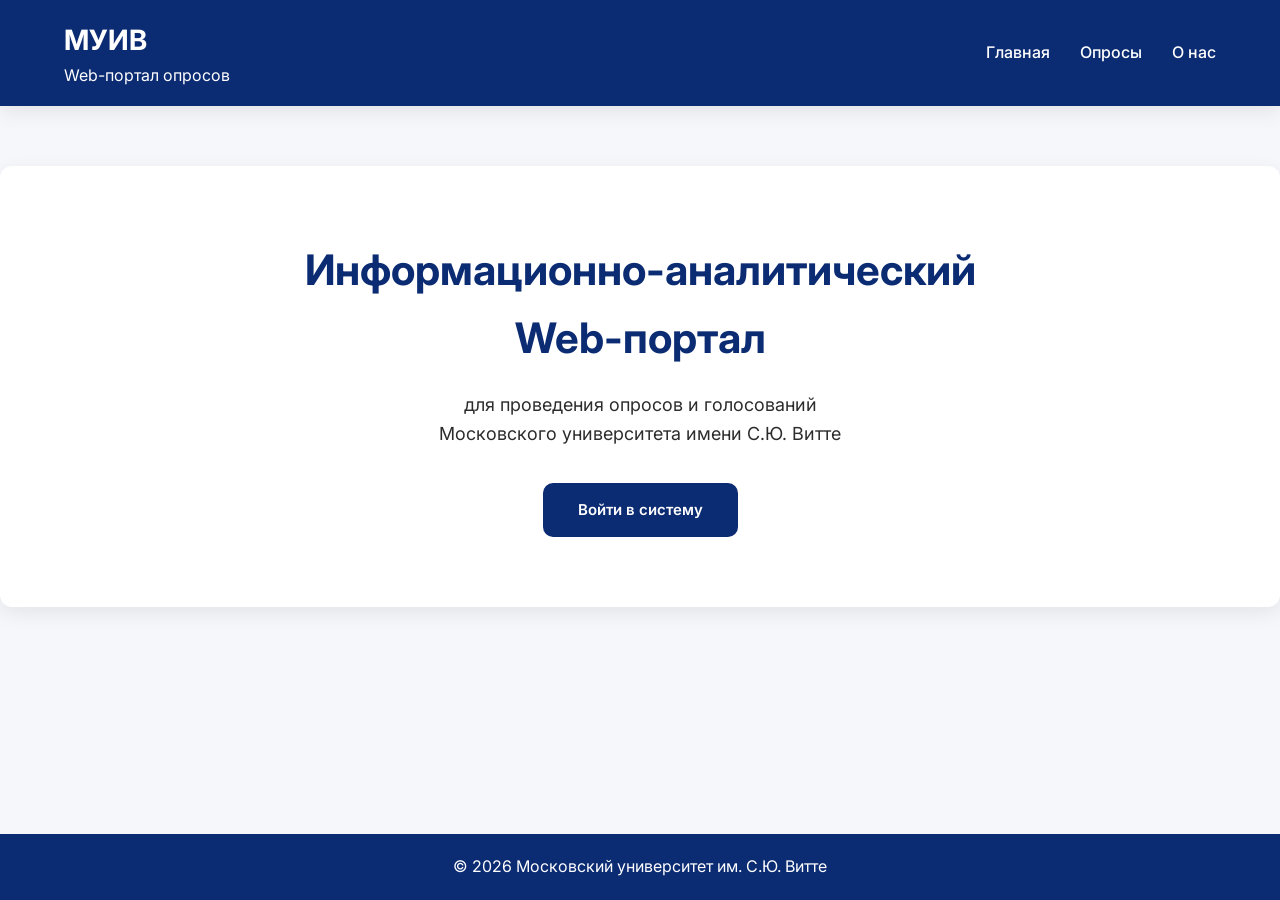
<file: index.html>
<!DOCTYPE html>
<html lang="ru">

<head>

    <meta charset="UTF-8">

    <meta name="viewport" content="width=device-width, initial-scale=1.0">

    <title>Web-портал опросов</title>

    <link rel="preconnect" href="https://fonts.googleapis.com">

    <link rel="preconnect" href="https://fonts.gstatic.com" crossorigin>

    <link href="https://fonts.googleapis.com/css2?family=Inter:wght@300;400;500;600;700&display=swap" rel="stylesheet">

    <link rel="stylesheet" href="css/style.css">

</head>

<body>

<header>

    <div class="container">

        <div class="logo">
            <a href="index.html">
                <span>МУИВ</span>
                <small>Web-портал опросов</small>
    </a>
</div>

        <nav>

            <ul class="menu">

                <li><a href="index.html">Главная</a></li>

                <li><a href="polls.html">Опросы</a></li>

                <li><a href="about.html">О нас</a></li>


            </ul>

        </nav>

    </div>

</header>

<main>

<section class="hero">

    <div class="container">

        <h1>

            Информационно-аналитический<br>

            Web-портал

        </h1>

        <p>

            для проведения опросов и голосований<br>

            Московского университета имени С.Ю. Витте

        </p>

        <a href="login.html" class="btn">Войти в систему</a>


    </div>

</section>

</main>

<footer>

    © 2026 Московский университет им. С.Ю. Витте

</footer>

</body>

</html>
</file>
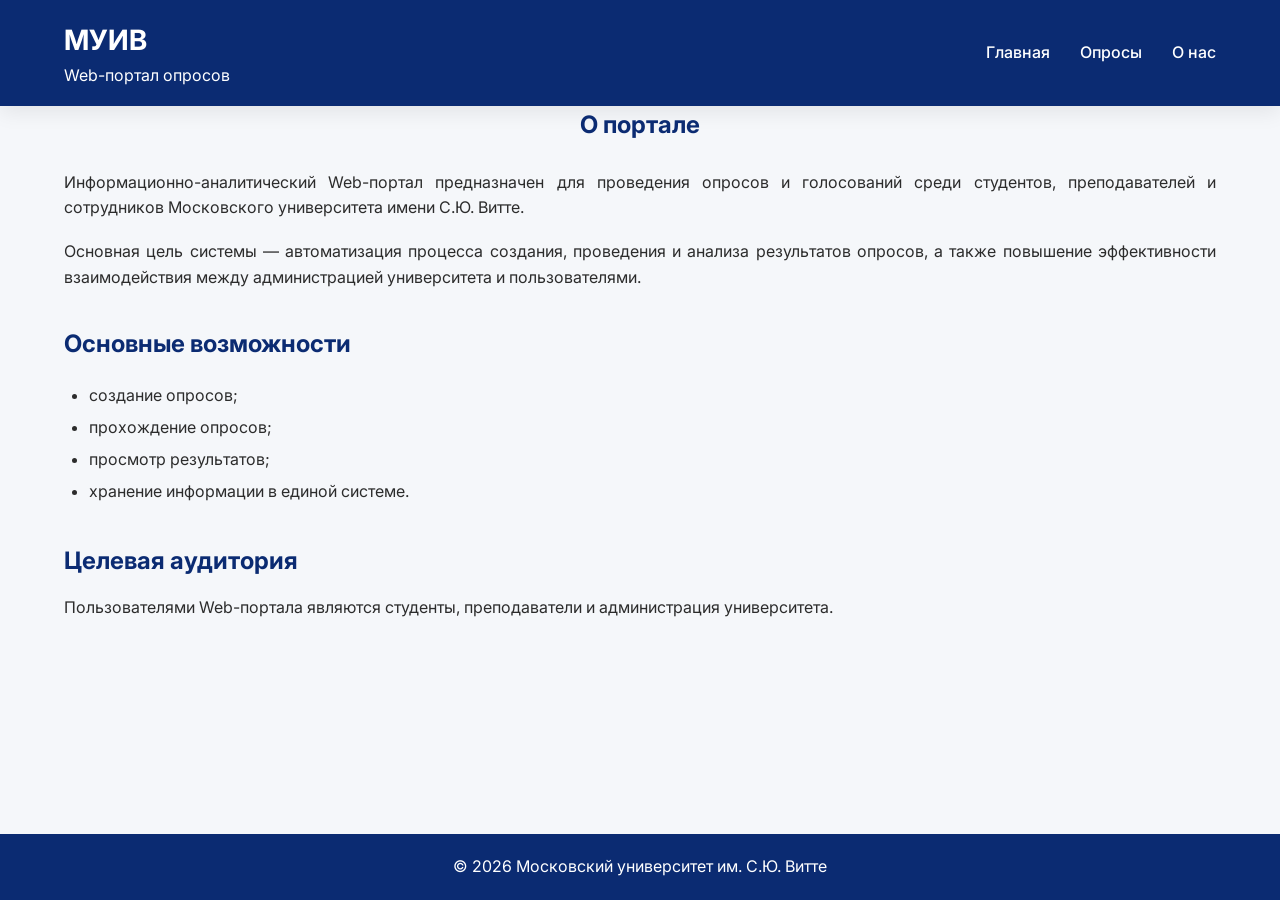
<file: about.html>
<!DOCTYPE html>
<html lang="ru">

<head>

    <meta charset="UTF-8">

    <meta name="viewport" content="width=device-width, initial-scale=1.0">

    <title>О системе</title>

    <link rel="preconnect" href="https://fonts.googleapis.com">

    <link rel="preconnect" href="https://fonts.gstatic.com" crossorigin>

    <link href="https://fonts.googleapis.com/css2?family=Inter:wght@300;400;500;600;700&display=swap" rel="stylesheet">

    <link rel="stylesheet" href="css/style.css">

</head>

<body>

<header>

    <div class="container">

        <div class="logo">

            <a href="index.html">

                <span>МУИВ</span>

                <small>Web-портал опросов</small>

            </a>

        </div>

        <nav>

            <ul class="menu">

                <li><a href="index.html">Главная</a></li>

                <li><a href="polls.html">Опросы</a></li>

                <li><a href="about.html">О нас</a></li>

            </ul>

        </nav>

    </div>

</header>

<main>

<section class="about">

    <div class="container">

        <h1>О портале</h1>

        <p>
            Информационно-аналитический Web-портал предназначен для
            проведения опросов и голосований среди студентов,
            преподавателей и сотрудников Московского университета
            имени С.Ю. Витте.
        </p>

        <p>
            Основная цель системы — автоматизация процесса создания,
            проведения и анализа результатов опросов, а также
            повышение эффективности взаимодействия между
            администрацией университета и пользователями.
        </p>

        <h2>Основные возможности</h2>

        <ul>

            <li>создание опросов;</li>

            <li>прохождение опросов;</li>

            <li>просмотр результатов;</li>

            <li>хранение информации в единой системе.</li>

        </ul>

        <h2>Целевая аудитория</h2>

        <p>

            Пользователями Web-портала являются студенты,
            преподаватели и администрация университета.

        </p>

    </div>

</section>

</main>

<footer>

    © 2026 Московский университет им. С.Ю. Витте

</footer>

</body>

</html>
</file>
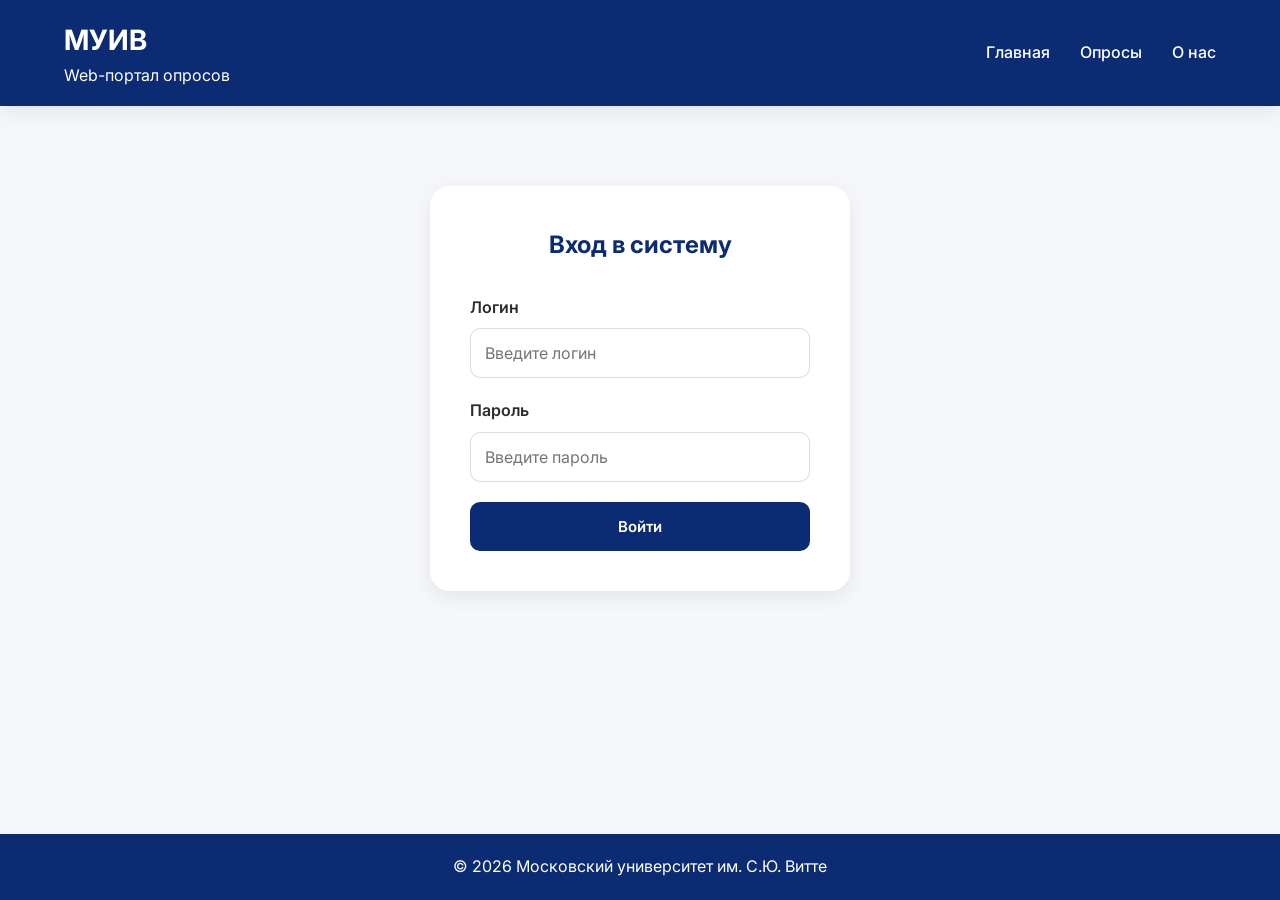
<file: login.html>
<!DOCTYPE html>
<html lang="ru">

<head>

    <meta charset="UTF-8">
    <meta name="viewport" content="width=device-width, initial-scale=1.0">

    <title>Вход в систему</title>

    <link rel="preconnect" href="https://fonts.googleapis.com">
    <link rel="preconnect" href="https://fonts.gstatic.com" crossorigin>

    <link href="https://fonts.googleapis.com/css2?family=Inter:wght@300;400;500;600;700&display=swap" rel="stylesheet">

    <link rel="stylesheet" href="css/style.css">

</head>

<body>

<header>

    <div class="container">

        <div class="logo">

            <a href="index.html">
                <span>МУИВ</span>
                <small>Web-портал опросов</small>
            </a>

        </div>

        <nav>

            <ul class="menu">

                <li><a href="index.html">Главная</a></li>
                <li><a href="polls.html">Опросы</a></li>
                <li><a href="about.html">О нас</a></li>

            </ul>

        </nav>

    </div>

</header>

<main>

<div class="login-box">

    <h2>Вход в систему</h2>

    <form>

        <label>Логин</label>

        <input type="text" placeholder="Введите логин">

        <label>Пароль</label>

        <input type="password" placeholder="Введите пароль">

        <button class="btn" type="submit">

            Войти

        </button>

    </form>

</div>

</main>

<footer>

© 2026 Московский университет им. С.Ю. Витте

</footer>

</body>

</html>
</file>
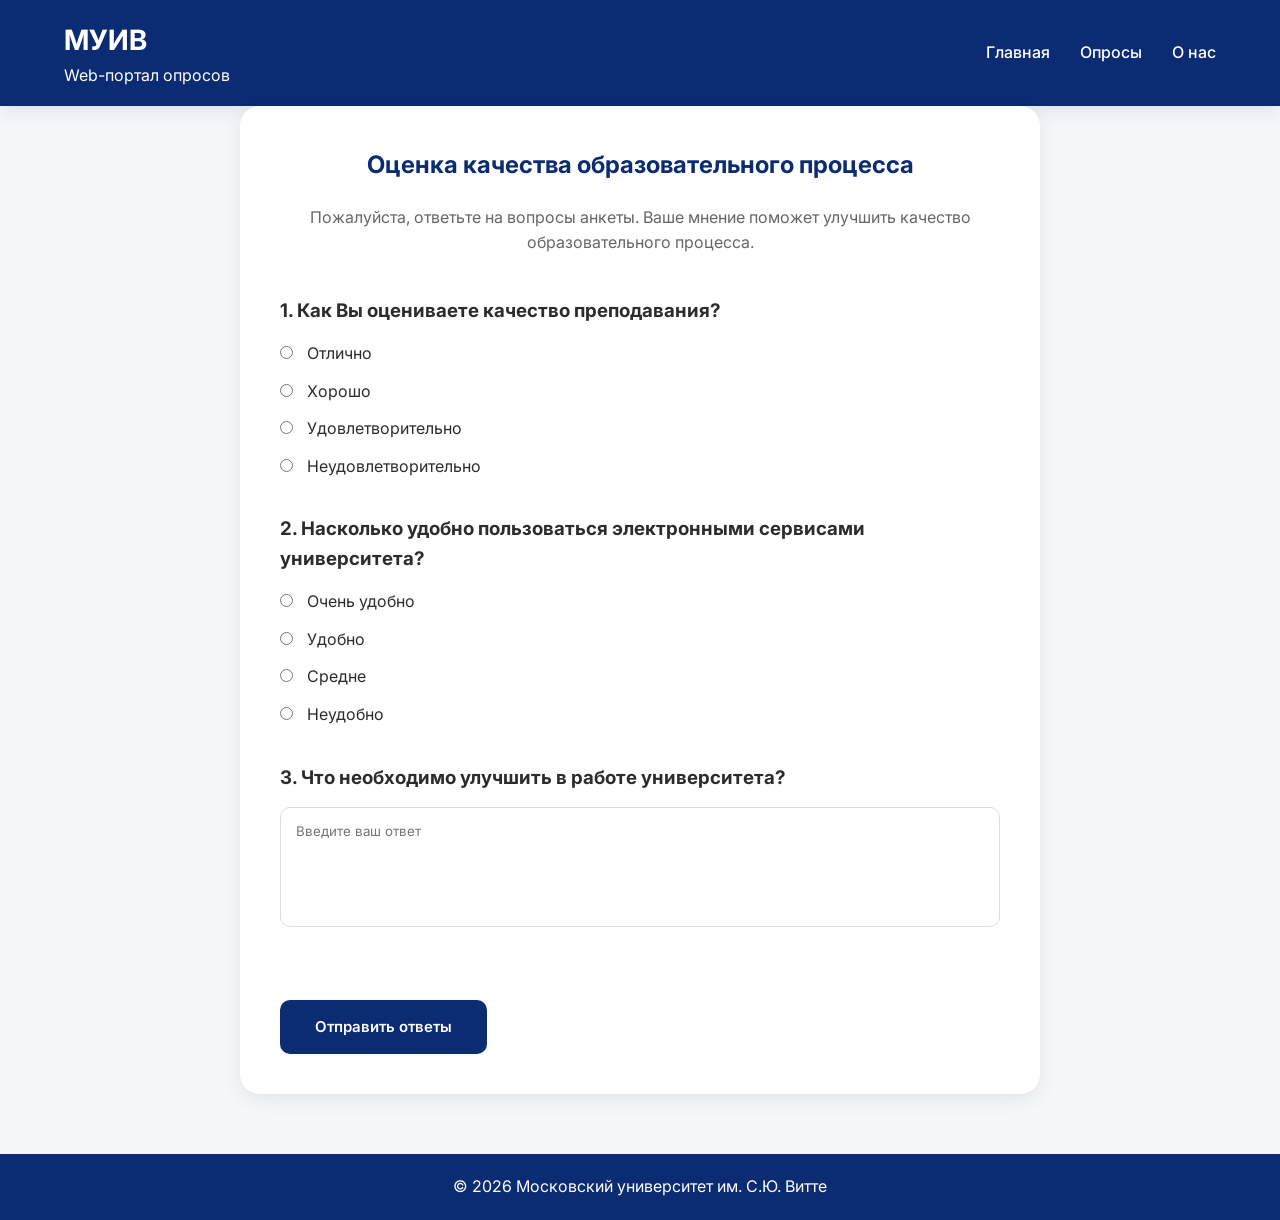
<file: poll.html>
<!DOCTYPE html>
<html lang="ru">

<head>

<meta charset="UTF-8">
<meta name="viewport" content="width=device-width, initial-scale=1.0">

<title>Прохождение опроса</title>

<link rel="preconnect" href="https://fonts.googleapis.com">
<link rel="preconnect" href="https://fonts.gstatic.com" crossorigin>

<link href="https://fonts.googleapis.com/css2?family=Inter:wght@300;400;500;600;700&display=swap" rel="stylesheet">

<link rel="stylesheet" href="css/style.css">

</head>


<body>


<header>

<div class="container">

<div class="logo">

<a href="index.html">

<span>МУИВ</span>

<small>Web-портал опросов</small>

</a>

</div>


<nav>

<ul class="menu">

<li><a href="index.html">Главная</a></li>

<li><a href="polls.html">Опросы</a></li>

<li><a href="about.html">О нас</a></li>

</ul>

</nav>

</div>

</header>



<main>


<section class="poll-page">


<div class="container">


<div class="poll-box">


<h1>
Оценка качества образовательного процесса
</h1>


<p class="poll-description">

Пожалуйста, ответьте на вопросы анкеты.
Ваше мнение поможет улучшить качество образовательного процесса.

</p>



<form>



<div class="question">

<h3>
1. Как Вы оцениваете качество преподавания?
</h3>


<label>
<input type="radio" name="q1">
Отлично
</label>


<label>
<input type="radio" name="q1">
Хорошо
</label>


<label>
<input type="radio" name="q1">
Удовлетворительно
</label>


<label>
<input type="radio" name="q1">
Неудовлетворительно
</label>


</div>




<div class="question">

<h3>
2. Насколько удобно пользоваться электронными сервисами университета?
</h3>


<label>
<input type="radio" name="q2">
Очень удобно
</label>


<label>
<input type="radio" name="q2">
Удобно
</label>


<label>
<input type="radio" name="q2">
Средне
</label>


<label>
<input type="radio" name="q2">
Неудобно
</label>


</div>





<div class="question">


<h3>
3. Что необходимо улучшить в работе университета?
</h3>


<textarea placeholder="Введите ваш ответ"></textarea>


</div>



<a href="thank-you-poll.html" class="btn">
    
    Отправить ответы

</a>



</form>


</div>


</div>


</section>



</main>



<footer>

© 2026 Московский университет им. С.Ю. Витте

</footer>



</body>

</html>
</file>
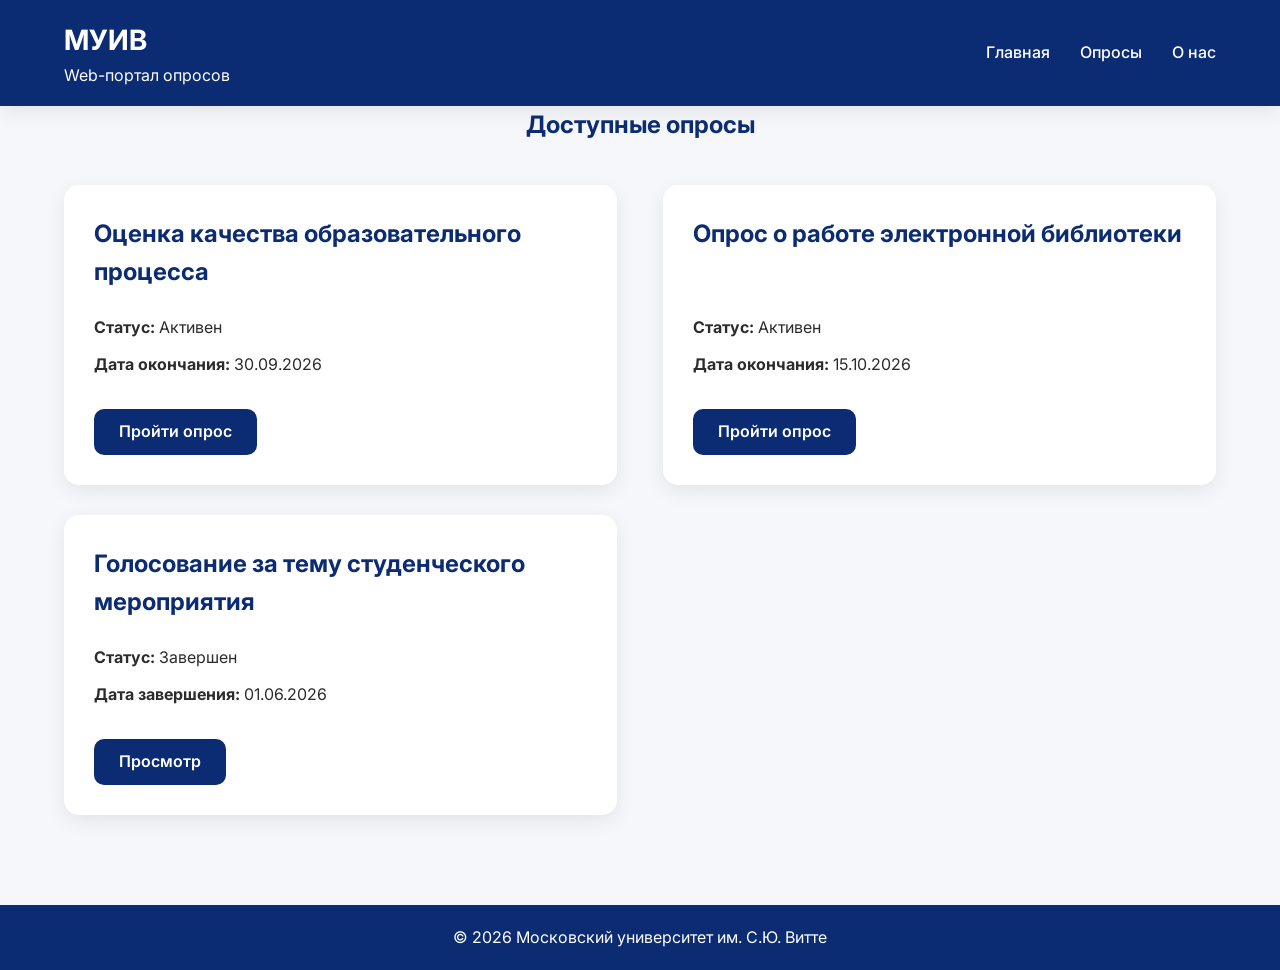
<file: polls.html>
<!DOCTYPE html>
<html lang="ru">

<head>

    <meta charset="UTF-8">

    <meta name="viewport" content="width=device-width, initial-scale=1.0">

    <title>Опросы</title>

    <link rel="preconnect" href="https://fonts.googleapis.com">

    <link rel="preconnect" href="https://fonts.gstatic.com" crossorigin>

    <link href="https://fonts.googleapis.com/css2?family=Inter:wght@300;400;500;600;700&display=swap" rel="stylesheet">

    <link rel="stylesheet" href="css/style.css">

</head>

<body>

<header>

    <div class="container">

        <div class="logo">

            <a href="index.html">

                <span>МУИВ</span>

                <small>Web-портал опросов</small>

            </a>

        </div>

        <nav>

            <ul class="menu">

                <li><a href="index.html">Главная</a></li>

                <li><a href="polls.html">Опросы</a></li>

                <li><a href="about.html">О нас</a></li>

            </ul>

        </nav>

    </div>

</header>

<main>

<section class="polls-page">

<div class="container">

<h1>Доступные опросы</h1>

<div class="polls">

<div class="poll-card">

<h2>Оценка качества образовательного процесса</h2>

<p><strong>Статус:</strong> Активен</p>

<p><strong>Дата окончания:</strong> 30.09.2026</p>

<a href="poll.html" class="btn">Пройти опрос</a>

</div>

<div class="poll-card">

<h2>Опрос о работе электронной библиотеки</h2>

<p><strong>Статус:</strong> Активен</p>

<p><strong>Дата окончания:</strong> 15.10.2026</p>

<a href="#" class="btn">Пройти опрос</a>

</div>

<div class="poll-card">

<h2>Голосование за тему студенческого мероприятия</h2>

<p><strong>Статус:</strong> Завершен</p>

<p><strong>Дата завершения:</strong> 01.06.2026</p>

<a href="#" class="btn">Просмотр</a>

</div>

</div>

</div>

</section>

</main>

<footer>

© 2026 Московский университет им. С.Ю. Витте

</footer>

</body>

</html>
</file>
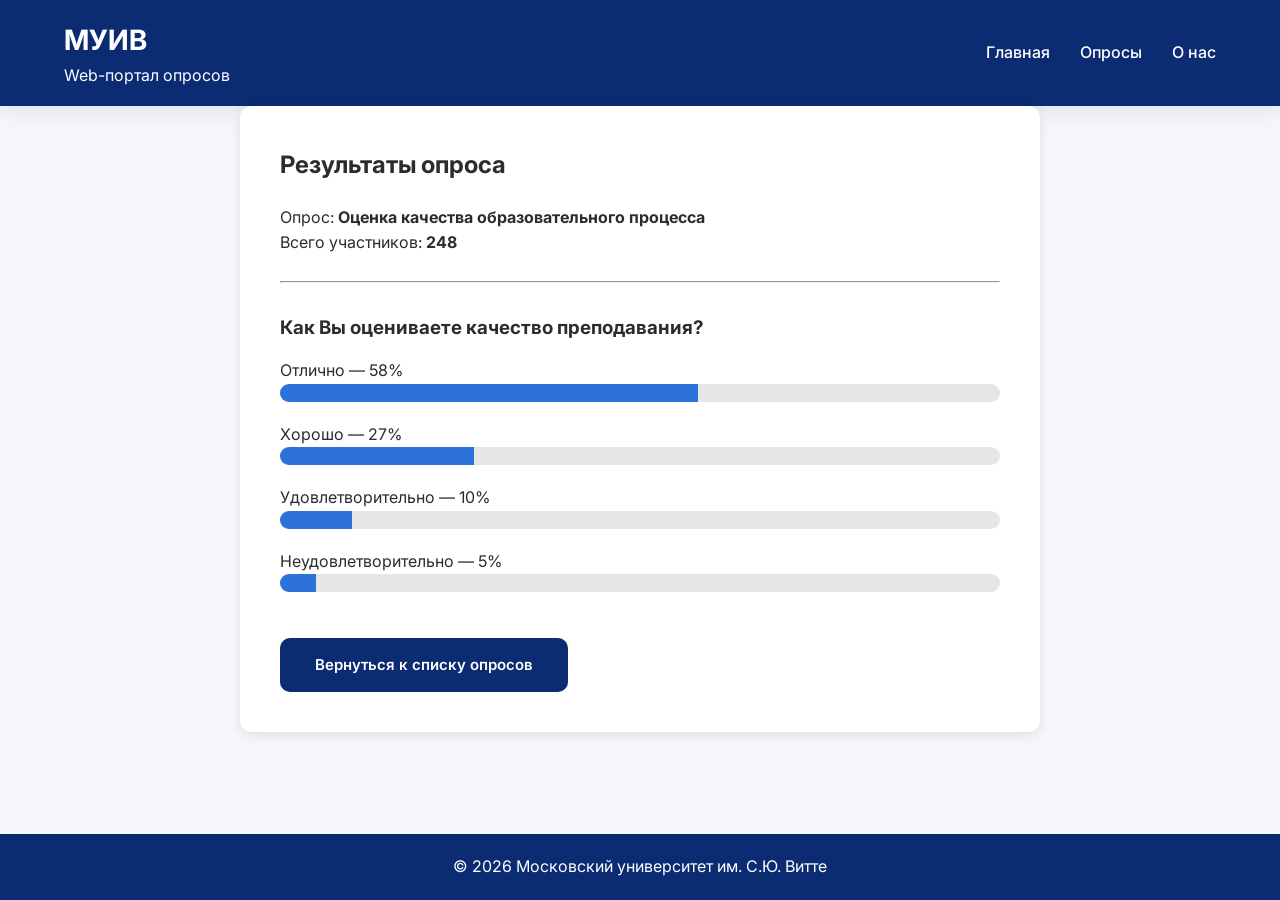
<file: results.html>
<!DOCTYPE html>
<html lang="ru">

<head>

    <meta charset="UTF-8">

    <meta name="viewport" content="width=device-width, initial-scale=1.0">

    <title>Результаты опроса</title>

    <link rel="preconnect" href="https://fonts.googleapis.com">

    <link rel="preconnect" href="https://fonts.gstatic.com" crossorigin>

    <link href="https://fonts.googleapis.com/css2?family=Inter:wght@300;400;500;600;700&display=swap" rel="stylesheet">

    <link rel="stylesheet" href="css/style.css">

</head>

<body>

<header>

    <div class="container">

        <div class="logo">

            <a href="index.html">

                <span>МУИВ</span>

                <small>Web-портал опросов</small>

            </a>

        </div>

        <nav>

            <ul class="menu">

                <li><a href="index.html">Главная</a></li>

                <li><a href="polls.html">Опросы</a></li>

                <li><a href="about.html">О нас</a></li>

            </ul>

        </nav>

    </div>

</header>

<main>

<section class="results-page">

<div class="container">

<div class="results-card">

<h1>Результаты опроса</h1>

<p>

Опрос: <strong>Оценка качества образовательного процесса</strong>

</p>

<p>

Всего участников: <strong>248</strong>

</p>

<hr>

<h3>Как Вы оцениваете качество преподавания?</h3>

<p>Отлично — 58%</p>

<div class="progress">

<div class="progress-fill" style="width:58%;"></div>

</div>

<p>Хорошо — 27%</p>

<div class="progress">

<div class="progress-fill" style="width:27%;"></div>

</div>

<p>Удовлетворительно — 10%</p>

<div class="progress">

<div class="progress-fill" style="width:10%;"></div>

</div>

<p>Неудовлетворительно — 5%</p>

<div class="progress">

<div class="progress-fill" style="width:5%;"></div>

</div>

<br>

<a href="polls.html" class="btn">

Вернуться к списку опросов

</a>

</div>

</div>

</section>

</main>

<footer>

© 2026 Московский университет им. С.Ю. Витте

</footer>

</body>

</html>
</file>
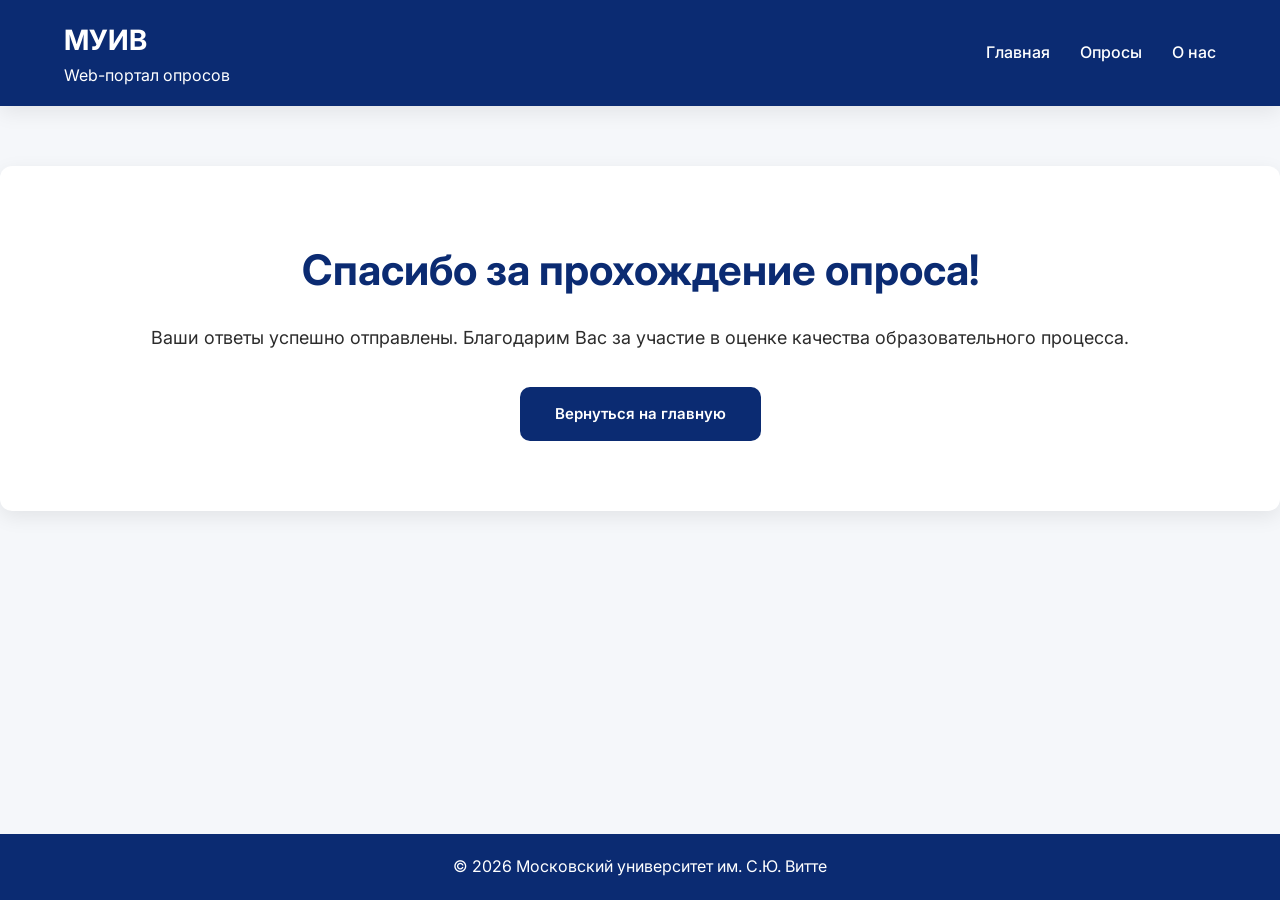
<file: thank-you-poll.html>
<!DOCTYPE html>
<html lang="ru">

<head>

<meta charset="UTF-8">
<meta name="viewport" content="width=device-width, initial-scale=1.0">

<title>Спасибо за прохождение</title>

<link rel="preconnect" href="https://fonts.googleapis.com">
<link rel="preconnect" href="https://fonts.gstatic.com" crossorigin>

<link href="https://fonts.googleapis.com/css2?family=Inter:wght@300;400;500;600;700&display=swap" rel="stylesheet">

<link rel="stylesheet" href="css/style.css">

</head>


<body>


<header>

<div class="container">

<div class="logo">

<a href="index.html">

<span>МУИВ</span>

<small>Web-портал опросов</small>

</a>

</div>


<nav>

<ul class="menu">

<li><a href="index.html">Главная</a></li>

<li><a href="polls.html">Опросы</a></li>

<li><a href="about.html">О нас</a></li>

</ul>

</nav>

</div>

</header>



<main>


<section class="hero">


<div class="container">



<h1>
Спасибо за прохождение опроса!
</h1>


<p class="poll-description">

Ваши ответы успешно отправлены.

Благодарим Вас за участие в оценке качества образовательного процесса.

</p>


<a href="index.html" class="btn">
Вернуться на главную
</a>


</div>



</section>


</main>



<footer>

© 2026 Московский университет им. С.Ю. Витте

</footer>



</body>

</html>
</file>
<file: css/style.css>
* {
    margin: 0;
    padding: 0;
    box-sizing: border-box;
}

:root{
   
    --primary:#0b2b72;      
    --primary-dark:#16235A;
    --secondary:#8B1E3F;    
    --secondary-dark:#6F1732;
    --background:#F5F7FA;
    --white:#FFFFFF;
    --text:#2C2C2C;
    --border:#D8DCE5;

    --radius:12px;
    --shadow:0 6px 20px rgba(0,0,0,.08);

    --transition:.25s;
}

body{

    font-family: 'Inter', sans-serif;

    background:var(--background);

    color:var(--text);

    line-height:1.6;
}

.container{

    width:90%;
    
    max-width:1200px;

    margin:auto;


}

header{

    background:var(--primary);

    color:white;

    padding:18px 0;

    box-shadow:var(--shadow);
}

header .container{

    display:flex;

    justify-content:space-between;

    align-items:center;
}

.logo{

    font-size:24px;

    font-weight:700;
}

.logo a{

    display:flex;

    flex-direction:column;

    text-decoration:none;

    color:white;
}

.logo span{

    font-size:28px;

    color:white;
}

.logo small{

    font-size:16px;

    font-weight:400;

    color:white;
}

nav ul{

    display:flex;

    list-style:none;

    gap:30px;
}

nav a{

    color:white;

    text-decoration:none;

    transition:var(--transition);

    font-weight:500;
}

nav a:hover{

    color:#dbeafe;
}

.hero{

    margin-top:60px;

    background:white;

    border-radius:var(--radius);

    box-shadow:var(--shadow);

    padding:70px;

    text-align:center;
}

.hero h1{

    font-size:42px;

    color:var(--primary);

    margin-bottom:20px;
}

.hero p{

    font-size:18px;

    color:var(--text-light);

    margin-bottom:35px;
}

.btn{

    display:inline-block;

    background:var(--primary);

    color:white;

    padding:15px 35px;

    border-radius:10px;

    text-decoration:none;

    transition:var(--transition);

    font-weight:600;

    border:none;

    font-family:'Inter', sans-serif;

    font-size:15px;

    cursor:pointer;

}

.btn:hover{

    background:var(--primary-dark);

    transform:translateY(-2px);
}

html{

    height:100%;
}

body{

    min-height:100%;

    display:flex;

    flex-direction:column;
}

main{

    flex:1;
}

footer{

    background:var(--primary);

    color:white;

    text-align:center;

    padding:20px;

    margin-top:60px;
}

.login-box{

    max-width:420px;

    margin:80px auto;

    background:white;

    padding:40px;

    border-radius:20px;

    box-shadow:var(--shadow);
}

.login-box h2{

    text-align:center;

    margin-bottom:30px;

    color:var(--primary);
}

.login-box form{

    display:flex;

    flex-direction:column;
}

.login-box label{

    margin-bottom:8px;

    font-weight:600;
}

.login-box input{

    margin-bottom:20px;

    padding:14px;

    border:1px solid var(--border);

    border-radius:10px;

    font-size:16px;

    font-family:'Inter', sans-serif;
}

.login-box input:focus{

    outline:none;

    border-color:var(--primary);
}

.login-box .btn{

    width:100%;

    border:none;

    cursor:pointer;
}

#pools

.polls-page{

    margin:60px 0;

}

.polls-page h1{

    text-align:center;

    color:var(--primary);

    margin-bottom:40px;

}

.polls{

    display:flex;

    justify-content:space-between;

    flex-wrap:wrap;

}

.poll-card{

    width:48%;

    background:white;

    padding:30px;

    margin-bottom:30px;

    border-radius:15px;

    box-shadow:var(--shadow);

    transition:0.3s;

    display:flex;

    flex-direction:column;

    min-height:300px;

}

.poll-card h2{

    color:var(--primary);

    margin-bottom:20px;

    min-height:80px;

}

.poll-card p{

    margin-bottom:12px;

    min-height:25px;

}

.poll-card .btn{

    margin-top:auto;

    align-self:flex-start;

    padding: 10px 25px;

    font-size: 16px;



}

.poll-card:hover{

    transform:translateY(-5px);

    box-shadow:0 12px 30px rgba(0,0,0,0.15);

}

#about

.about{

    max-width:1000px;

    margin:60px auto;

    background:white;

    padding:50px;

    border-radius:20px;

    box-shadow:var(--shadow);
}

.about h1{

    color:var(--primary);

    margin-bottom:25px;

    text-align:center;
}

.about h2{

    color:var(--primary);

    margin-top:35px;

    margin-bottom:15px;
}

.about p{

    margin-bottom:18px;

    text-align:justify;
}

.about ul{

    margin-left:25px;

    line-height:2;
}

#poll

.poll-page{

    padding:60px 0;

}


.poll-box{

    max-width:800px;

    margin:auto;

    background:white;

    padding:40px;

    border-radius:20px;

    box-shadow:var(--shadow);

}



.poll-box h1{

    text-align:center;

    color:var(--primary);

    margin-bottom:20px;

}



.poll-description{

    text-align:center;

    margin-bottom:40px;

    color:#666;

}



.question{

    margin-bottom:35px;

}



.question h3{

    margin-bottom:15px;

}



.question label{

    display:block;

    margin-bottom:12px;

    font-size:16px;

    cursor:pointer;

}



.question input{

    margin-right:10px;

}



.question textarea{


    width:100%;

    height:120px;

    padding:15px;

    border-radius:10px;

    border:1px solid #ddd;

    font-family:'Inter', sans-serif;

    resize:none;


}



.poll-box .btn{

    display:inline-block;

    margin:30px auto 0;

}

#results

.results-page{
    padding:60px 0;
}

.results-card{
    width:800px;
    margin:0 auto;
    background:#fff;
    padding:40px;
    border-radius:12px;
    box-shadow:0 3px 12px rgba(0,0,0,.1);
}

.results-card h1{
    margin-bottom:20px;
}

.results-card h3{
    margin-top:30px;
    margin-bottom:15px;
}

.progress{
    width:100%;
    height:18px;
    background:#e6e6e6;
    border-radius:20px;
    margin-bottom:20px;
    overflow:hidden;
}

.progress-fill{
    height:100%;
    background:#2d72d9;
}

.results-card hr{
    margin:25px 0;
}
</file>
